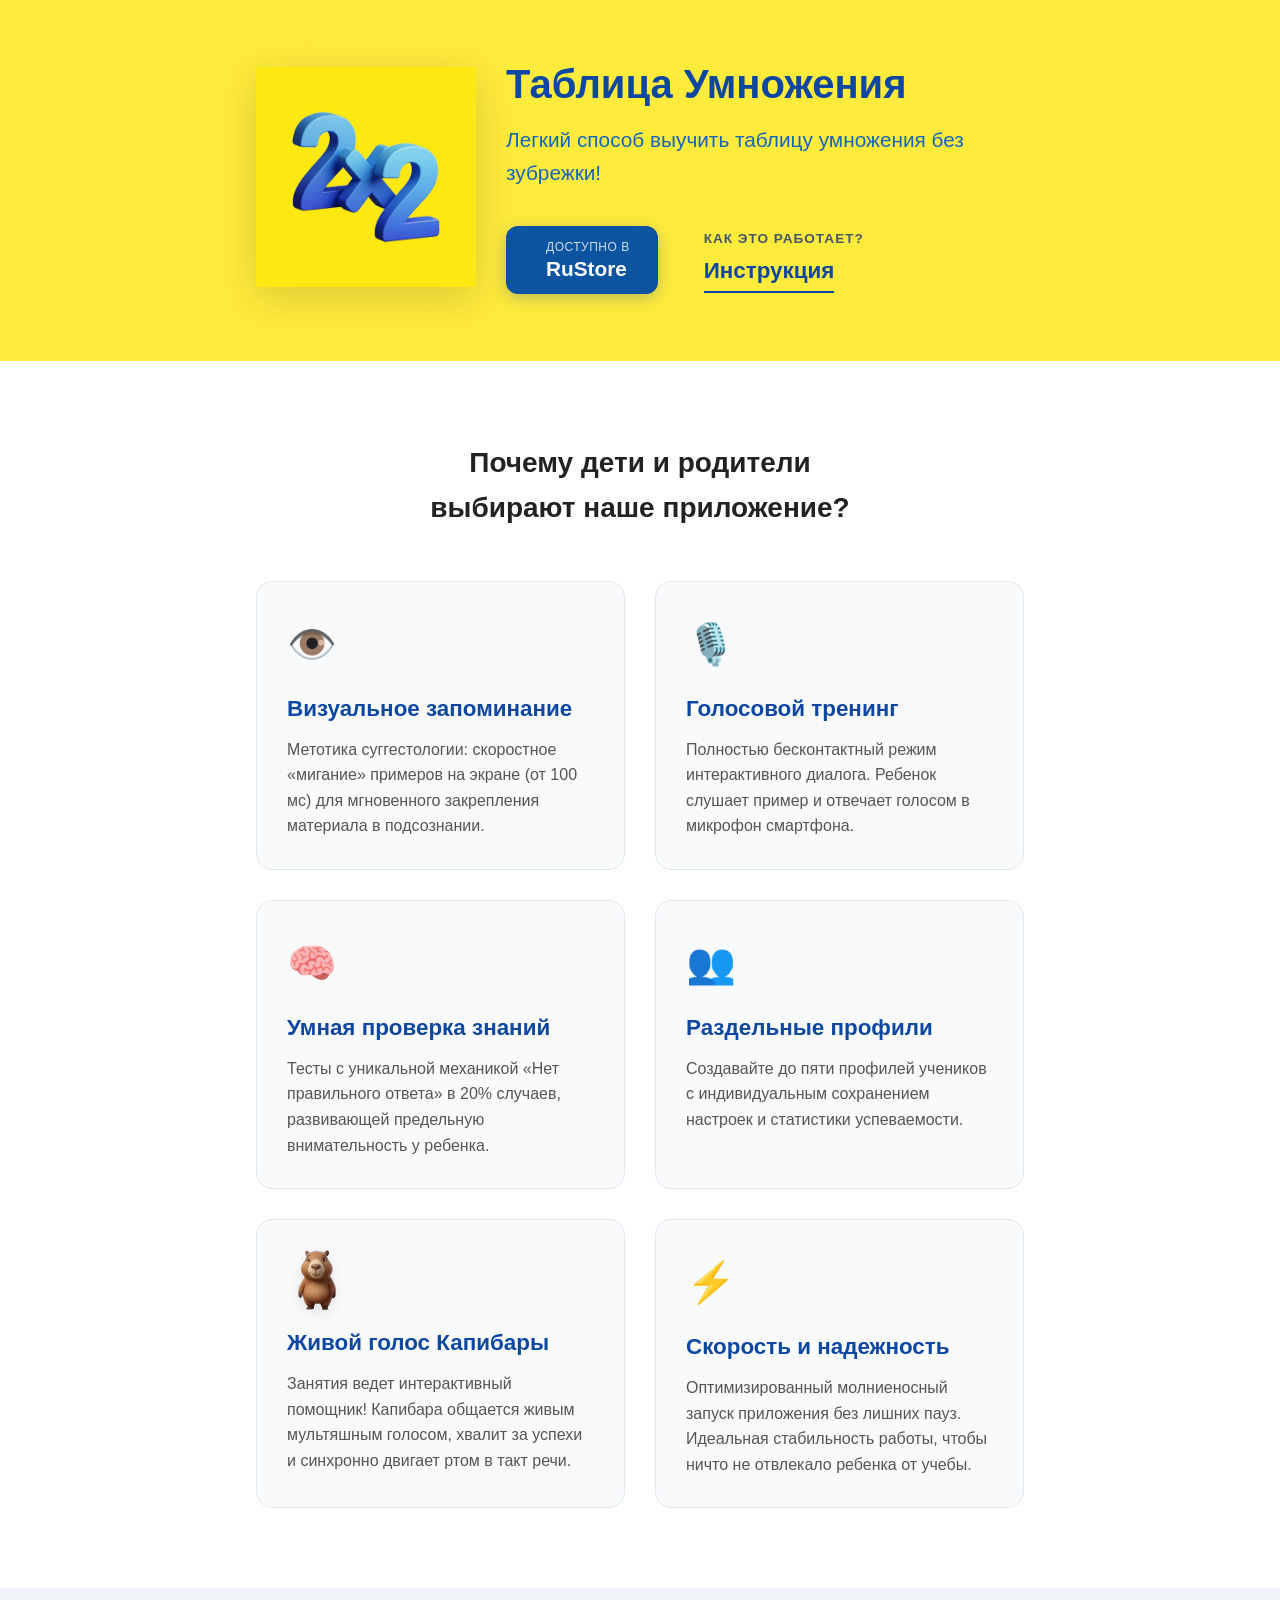
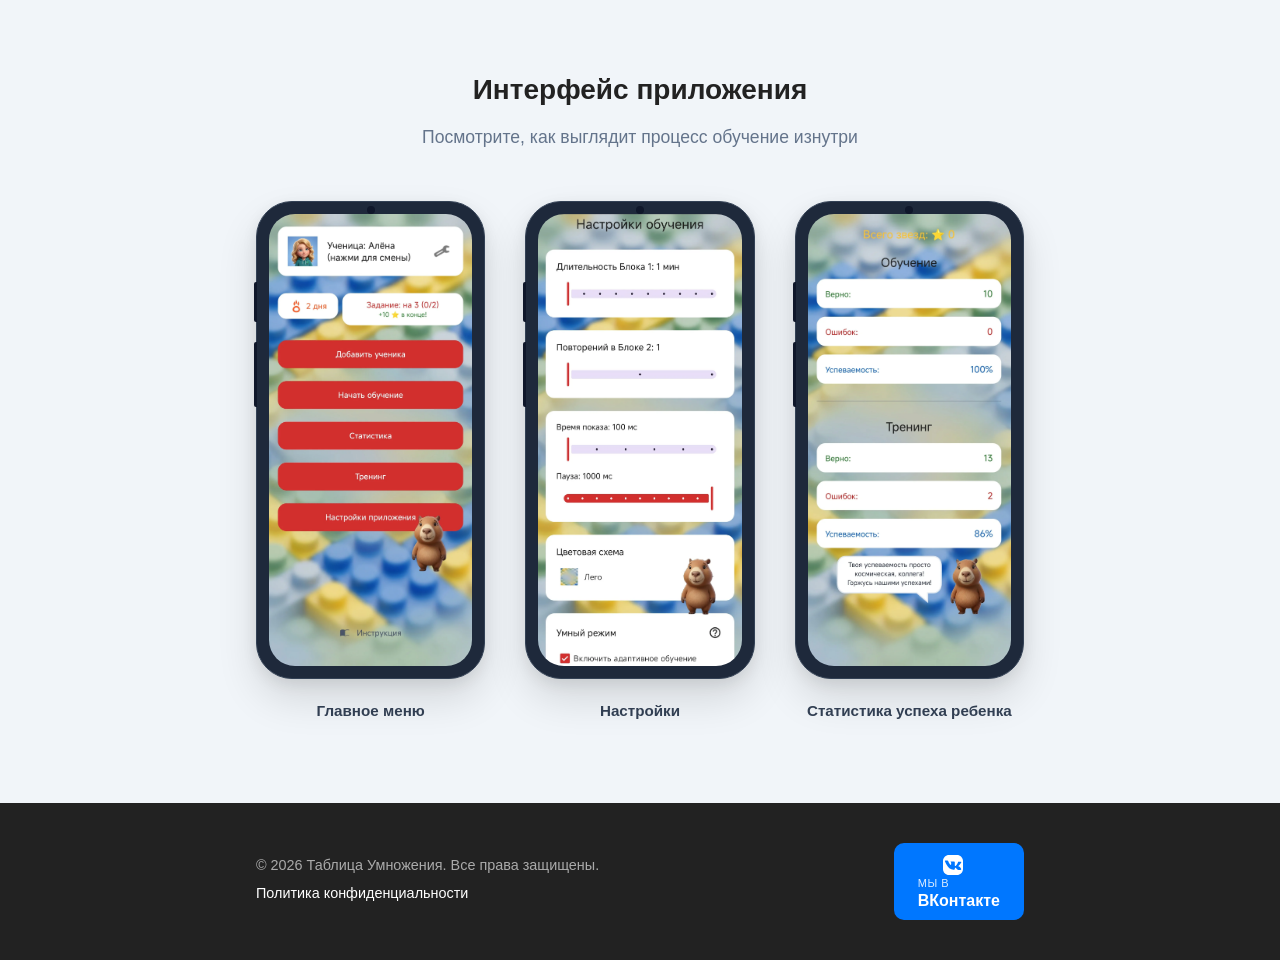
<file: index.html>
<!DOCTYPE html>
<html lang="ru">
<head>
 <meta charset="UTF-8">
 <meta name="viewport" content="width=device-width, initial-scale=1.0">
 <title>Таблица Умножения — Умный тренажер для детей</title>
 <link rel="stylesheet" href="style.css">
 <!-- Для всех современных браузеров (высокое качество) -->
  <link rel="icon" href="favicon.svg" type="image/svg+xml">
  
  <!-- Иконка для iPhone / iPad -->
<link rel="apple-touch-icon" href="/icons/apple-touch-icon.png">

<!-- Манифест для Android (иконки 192x192 и 512x512) -->
<link rel="manifest" href="/manifest.json">

<!-- Цвет верхней панели браузера (под цвет вашего приложения) -->
<meta name="theme-color" content="#ffffff">

  <!-- Запасной вариант для старых систем (максимальная совместимость) -->
  <link rel="alternate icon" href="favicon.ico" type="image/x-icon">
 <!-- Yandex.Metrika counter -->
 <script type="text/javascript">
 (function(m,e,t,r,i,k,a){
 m[i]=m[i]||function(){(m[i].a=m[i].a||[]).push(arguments)};
 m[i].l=1*new Date();
 for (var j = 0; j < document.scripts.length; j++) {if (document.scripts[j].src === r) { return; }}
 k=e.createElement(t),a=e.getElementsByTagName(t),k.async=1,k.src=r,a.parentNode.insertBefore(k,a)
 })(window, document,'script','https://yandex.ru', 'ym');
 ym(111049678, 'init', {ssr:true, webvisor:true, clickmap:true, ecommerce:"dataLayer", referrer:document.referrer, url: location.href, accurateTrackBounce:true, trackLinks:true});
 </script>
 <noscript><div><img src="https://yandex.ru" style="position:absolute; left:-9999px;" alt="" /></div></noscript>
 <!-- /Yandex.Metrika counter -->
</head>
<body>
 <!-- Шапка сайта (Hero section) -->
 <header class="hero">
 <div class="container hero-container">
 <div class="hero-image">
 <img src="images/logo.webp" alt="Логотип Таблица Умножения 2х2" class="app-logo">
 </div>
 <div class="hero-text">
 <h1>Таблица Умножения</h1>
 <p class="subtitle">Легкий способ выучить таблицу умножения без зубрежки!</p>
 <div class="hero-actions">
   <!-- Главная кнопка RuStore -->
   <a href="https://www.rustore.ru/catalog/app/ru.ibragimov.mathtableapp" target="_blank" class="btn-rustore" onclick="ym(111049678, 'reachGoal', 'rustore_click'); return true;">
     <span class="btn-icon"></span>
     <span class="btn-text">
       <small>Доступно в</small>
       <strong>RuStore</strong>
     </span>
   </a>
   <!-- Блок инструкции -->
   <a href="instruction.html" class="link-instruction" onclick="ym(111049678, 'reachGoal', 'instruction_click'); return true;">
     <small class="link-hint">КАК ЭТО РАБОТАЕТ?</small>
     <span class="link-title">Инструкция</span>
   </a>
 </div>
 </div>
 </div>
 </header>

 <!-- Раздел с преимуществами -->
 <section class="features">
 <div class="container">
 <h2>Почему дети и родители выбирают наше приложение?</h2>
 <div class="features-grid">
   <!-- Карточка 1 -->
   <div class="feature-card">
     <div class="feature-icon">👁️</div>
     <h3>Визуальное запоминание</h3>
     <p>Метотика суггестологии: скоростное «мигание» примеров на экране (от 100 мс) для мгновенного закрепления материала в подсознании.</p>
   </div>

   <!-- Карточка 2 -->
   <div class="feature-card">
     <div class="feature-icon">🎙️</div>
     <h3>Голосовой тренинг</h3>
     <p>Полностью бесконтактный режим интерактивного диалога. Ребенок слушает пример и отвечает голосом в микрофон смартфона.</p>
   </div>

   <!-- Карточка 3 -->
   <div class="feature-card">
     <div class="feature-icon">🧠</div>
     <h3>Умная проверка знаний</h3>
     <p>Тесты с уникальной механикой «Нет правильного ответа» в 20% случаев, развивающей предельную внимательность у ребенка.</p>
   </div>

   <!-- Карточка 4 -->
   <div class="feature-card">
     <div class="feature-icon">👥</div>
     <h3>Раздельные профили</h3>
     <p>Создавайте до пяти профилей учеников с индивидуальным сохранением настроек и статистики успеваемости.</p>
   </div>

   <!-- НОВЫЙ БЛОК 5: Капибара -->
   <div class="feature-card">
     <img src="images/capy_talk_01.webp" alt="Помощник Капибара" class="capybara-icon">
     <h3>Живой голос Капибары</h3>
     <p>Занятия ведет интерактивный помощник! Капибара общается живым мультяшным голосом, хвалит за успехи и синхронно двигает ртом в такт речи.</p>
   </div>

   <!-- НОВЫЙ БЛОК 6: Надежность -->
   <div class="feature-card">
     <div class="feature-icon">⚡</div>
     <h3>Скорость и надежность</h3>
     <p>Оптимизированный молниеносный запуск приложения без лишних пауз. Идеальная стабильность работы, чтобы ничто не отвлекало ребенка от учебы.</p>
   </div>
 </div>
 </div>
 </section>

 <!-- Раздел галереи с рамками Android -->
 <section class="gallery">
 <div class="container">
 <h2>Интерфейс приложения</h2>
 <p class="gallery-subtitle">Посмотрите, как выглядит процесс обучение изнутри</p>
 <div class="gallery-grid">
 <!-- Смартфон 1 -->
 <div class="gallery-item">
 <div class="phone-mockup">
 <div class="phone-camera"></div>
 <div class="phone-screen">
 <img src="images/screen1.webp" alt="Главный экран приложения">
 </div>
 </div>
 <p class="gallery-caption">Главное меню</p>
 </div>
 <!-- Смартфон 2 -->
 <div class="gallery-item">
 <div class="phone-mockup">
 <div class="phone-camera"></div>
 <div class="phone-screen">
 <img src="images/screen2.webp" alt="Игровой процесс обучения">
 </div>
 </div>
 <p class="gallery-caption">Настройки</p>
 </div>
 <!-- Смартфон 3 -->
 <div class="gallery-item">
 <div class="phone-mockup">
 <div class="phone-camera"></div>
 <div class="phone-screen">
 <img src="images/screen3.webp" alt="Экран наград и достижений">
 </div>
 </div>
 <p class="gallery-caption">Статистика успеха ребенка</p>
 </div>
 </div>
 </div>
 </section>

 <!-- Подвал сайта -->
 <footer class="footer">
 <div class="container footer-container">
 <div class="footer-info">
   <p>&copy; 2026 Таблица Умножения. Все права защищены.</p>
   <p><a href="privacy.html" onclick="ym(111049678, 'reachGoal', 'privacy_click'); return true;">Политика конфиденциальности</a></p>
 </div>
 <!-- Кнопка ВКонтакте -->
 <a href="https://vk.ru/club240503288" target="_blank" class="btn-vk">
   <span class="btn-vk-icon">
     <svg viewBox="0 0 24 24" width="24" height="24" fill="currentColor" xmlns="http://w3.org">
       <path d="M15.925 2H8.075C4.72 2 2 4.72 2 8.075v7.85C2 19.28 4.72 22 8.075 22h7.85C19.28 22 22 19.28 22 15.925V8.075C22 4.72 19.28 2 15.925 2ZM17.74 13.06c.45.43.93.83 1.34 1.3.4.45.77.93 1.05 1.47.26.5-.04 1.1-.6 1.11h-2.12c-.52 0-.96-.18-1.32-.57-.33-.36-.63-.76-.94-1.14-.15-.19-.3-.38-.5-.5-.28-.17-.5-.09-.64.19-.15.31-.22.65-.24 1-.03.43-.3.8-.75.87-.93.14-1.83-.02-2.7-.42-1.46-.66-2.58-1.74-3.53-2.99a19.78 19.78 0 0 1-2.9-5.1c-.13-.37.03-.66.42-.67h2.13c.35 0 .6.17.72.5.42 1.13.98 2.18 1.7 3.12.18.23.38.45.62.6.24.16.44.07.54-.2.13-.34.19-.7.21-1.07.03-.68-.14-1.28-.62-1.76-.23-.23-.19-.34.12-.34h3.33c.38 0 .66.21.73.6v3.2c-.03.35.12.68.45.8.27.1.48-.05.65-.24a13.3 13.3 0 0 0 1.55-2.27c.23-.44.4-.9.52-1.38.07-.3.26-.46.57-.46h2.15c.67 0 .82.35.53.9-.3.57-.7 1.1-1.12 1.6-.46.54-.95 1.05-1.46 1.55-.42.42-.43.68-.02 1.12Z"/>
     </svg>
   </span>
   <span class="btn-text">
     <small>Мы в</small>
     <strong>ВКонтакте</strong>
   </span>
 </a>
 </div>
 </footer>
</body>
</html>
</file>
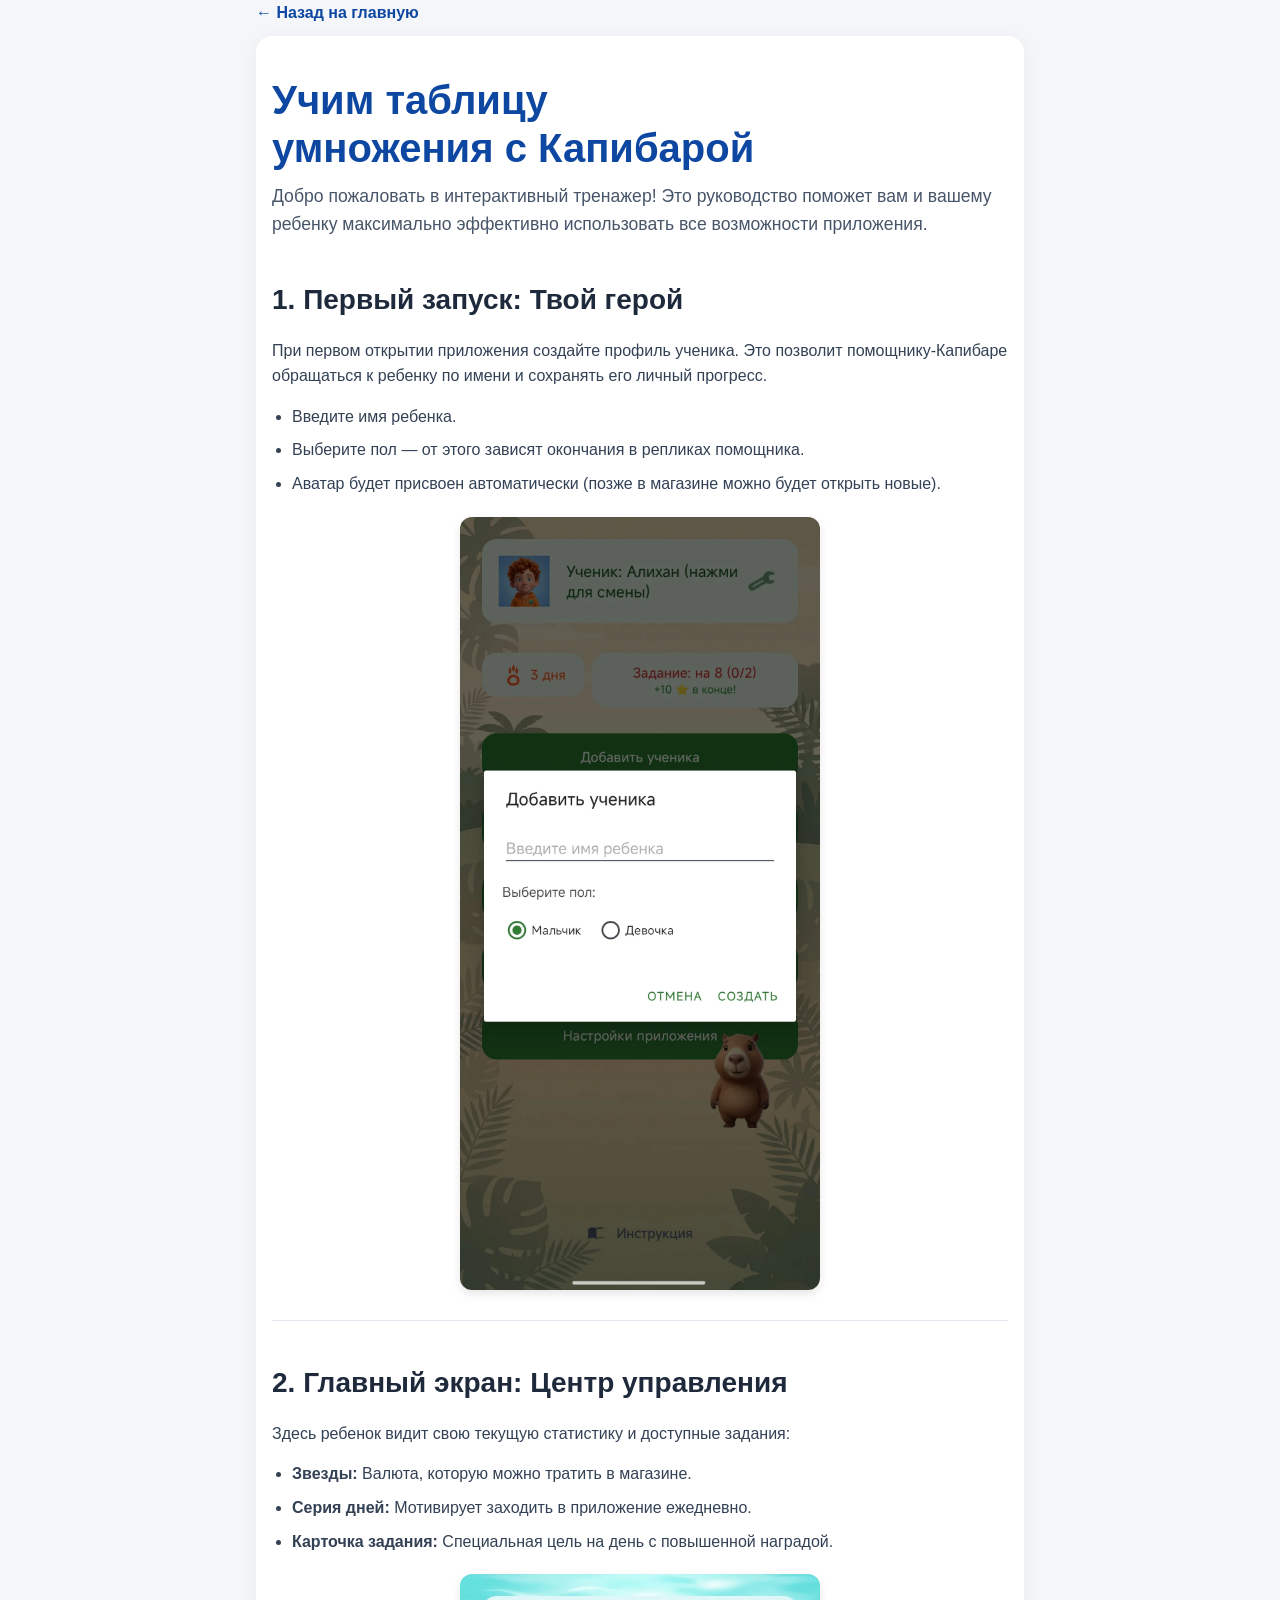
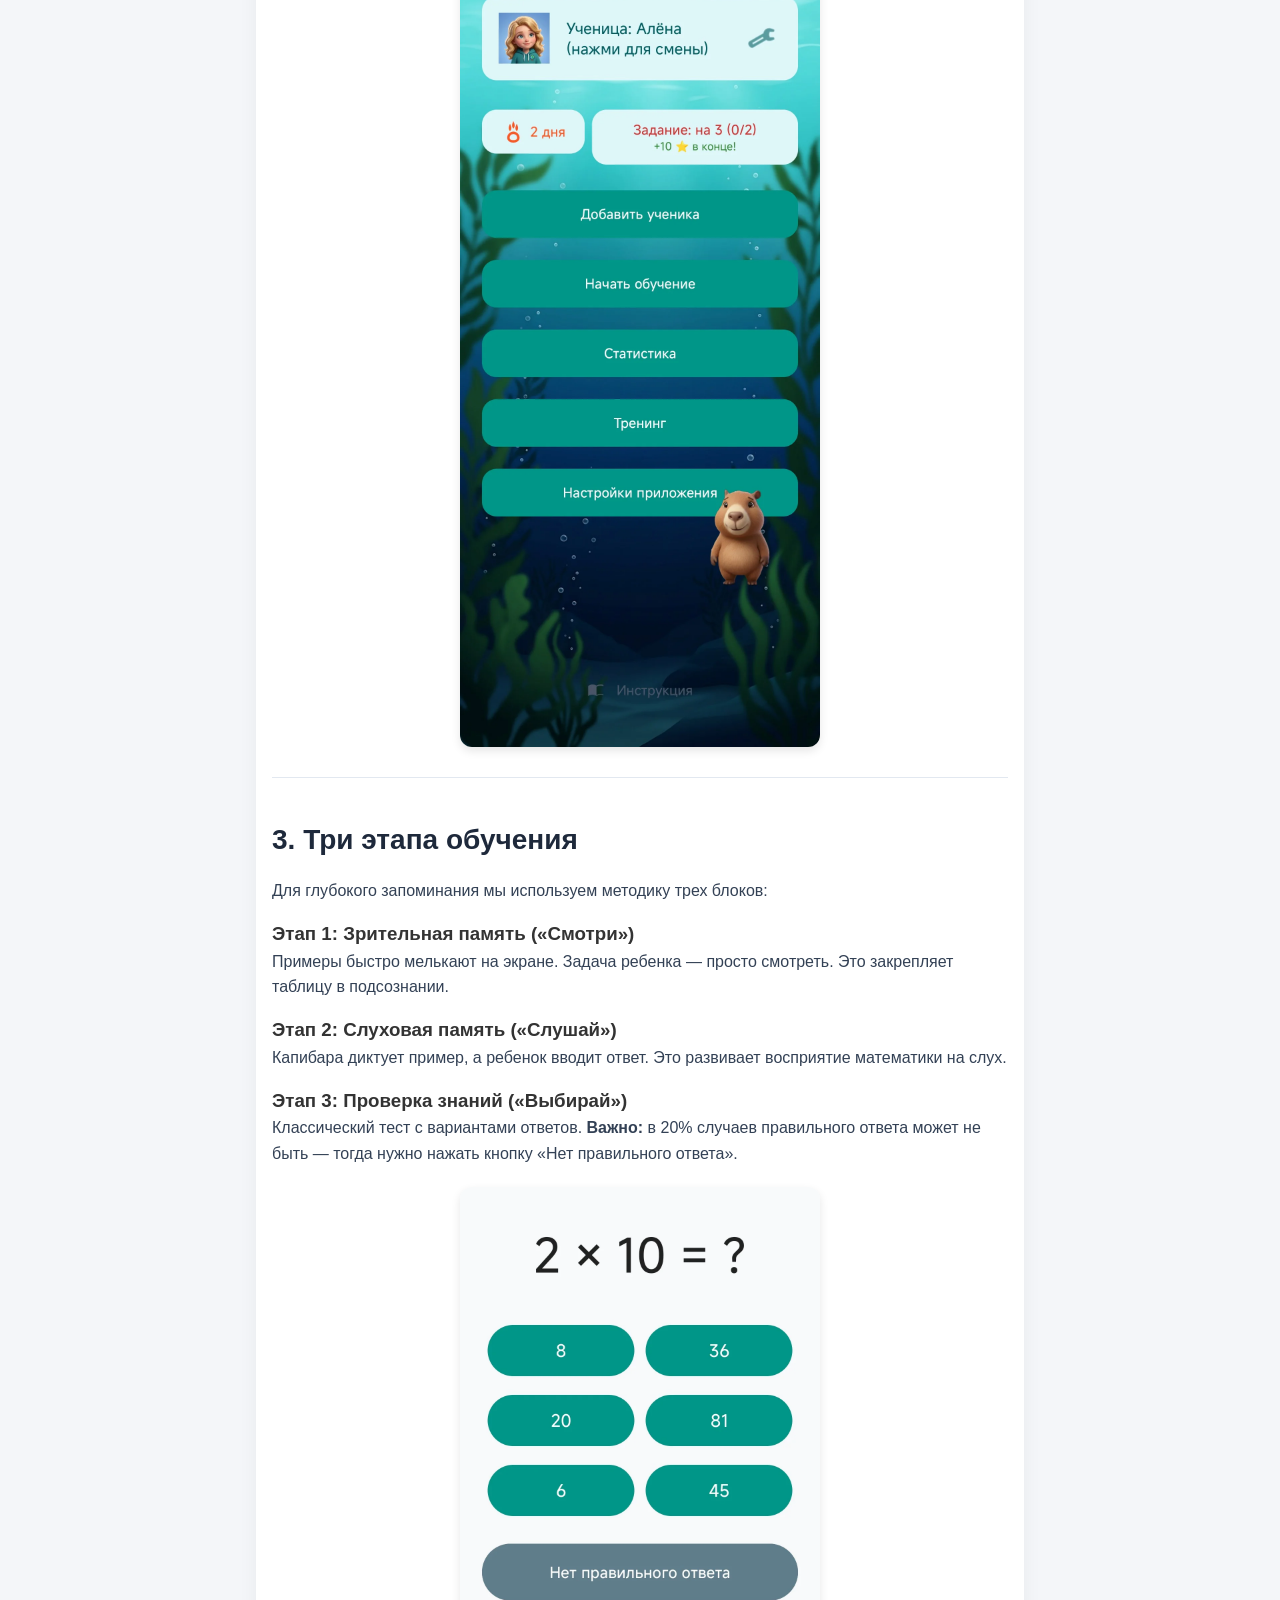
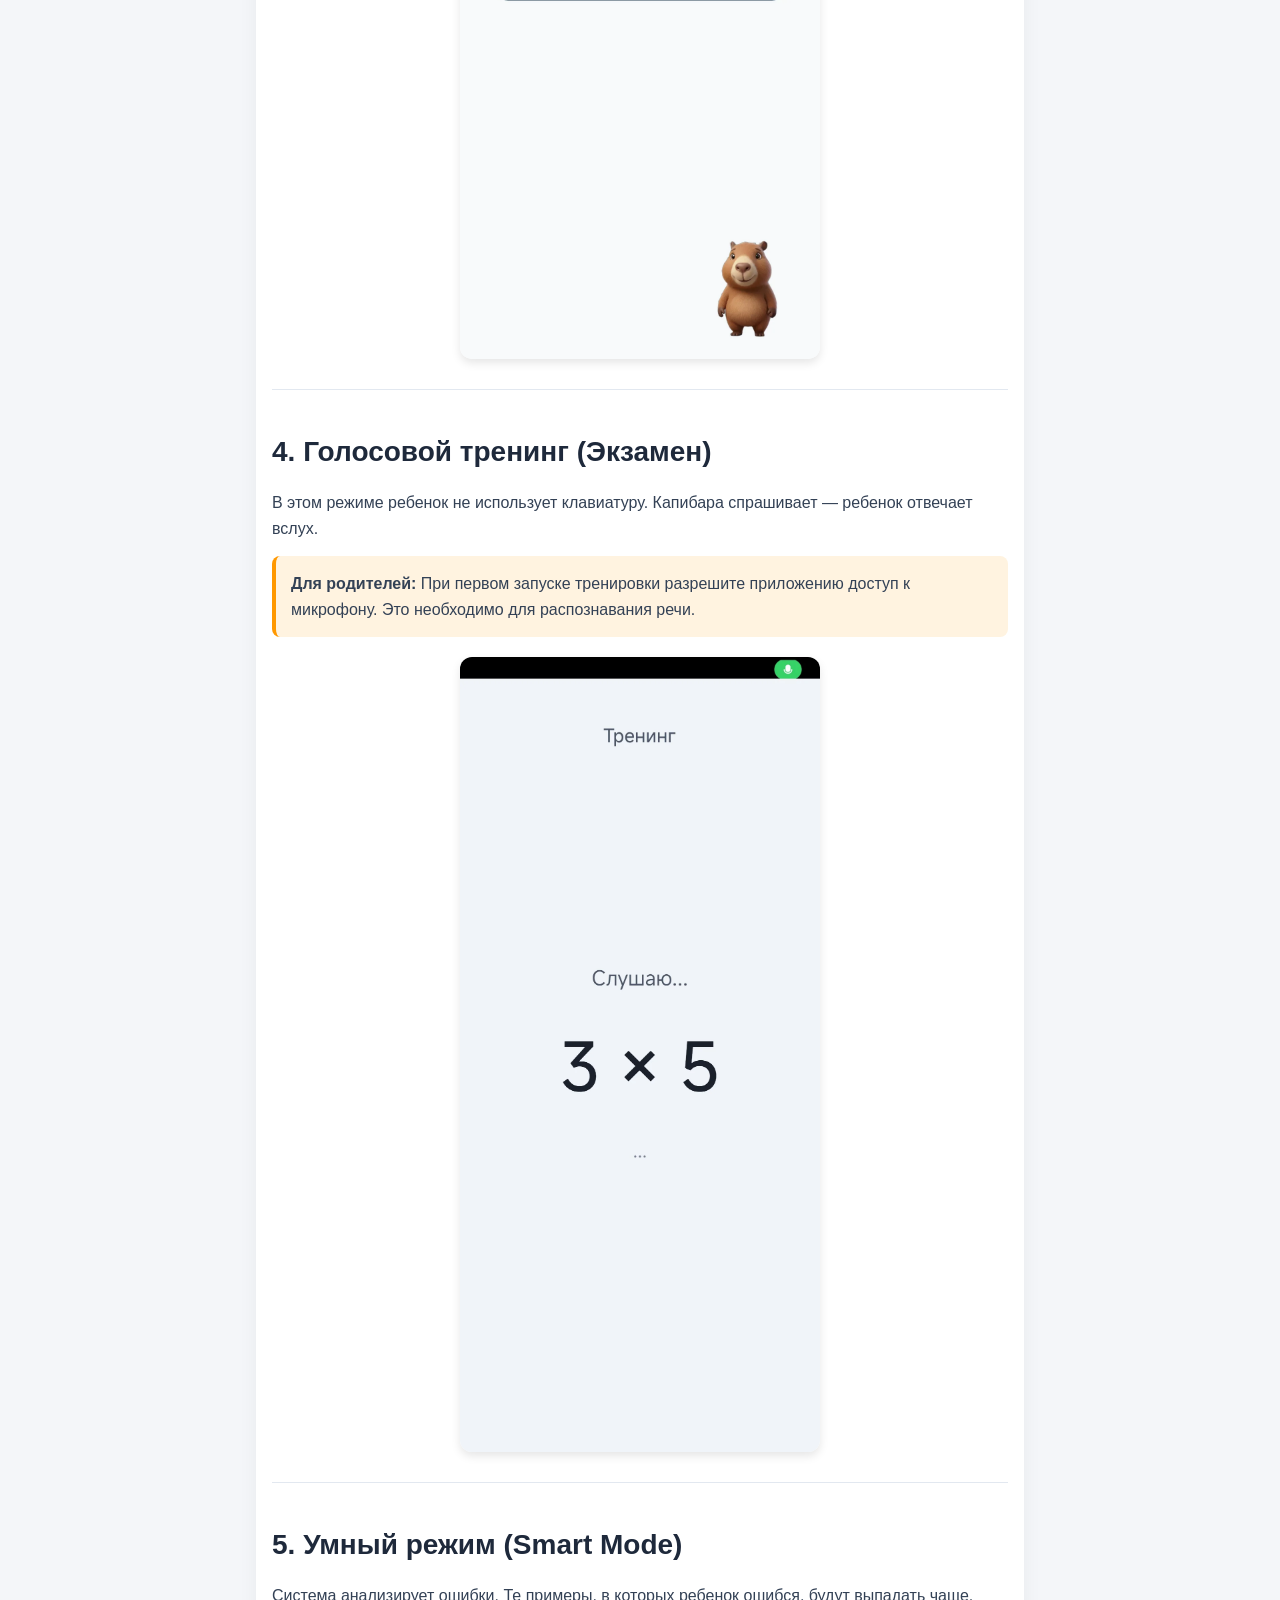
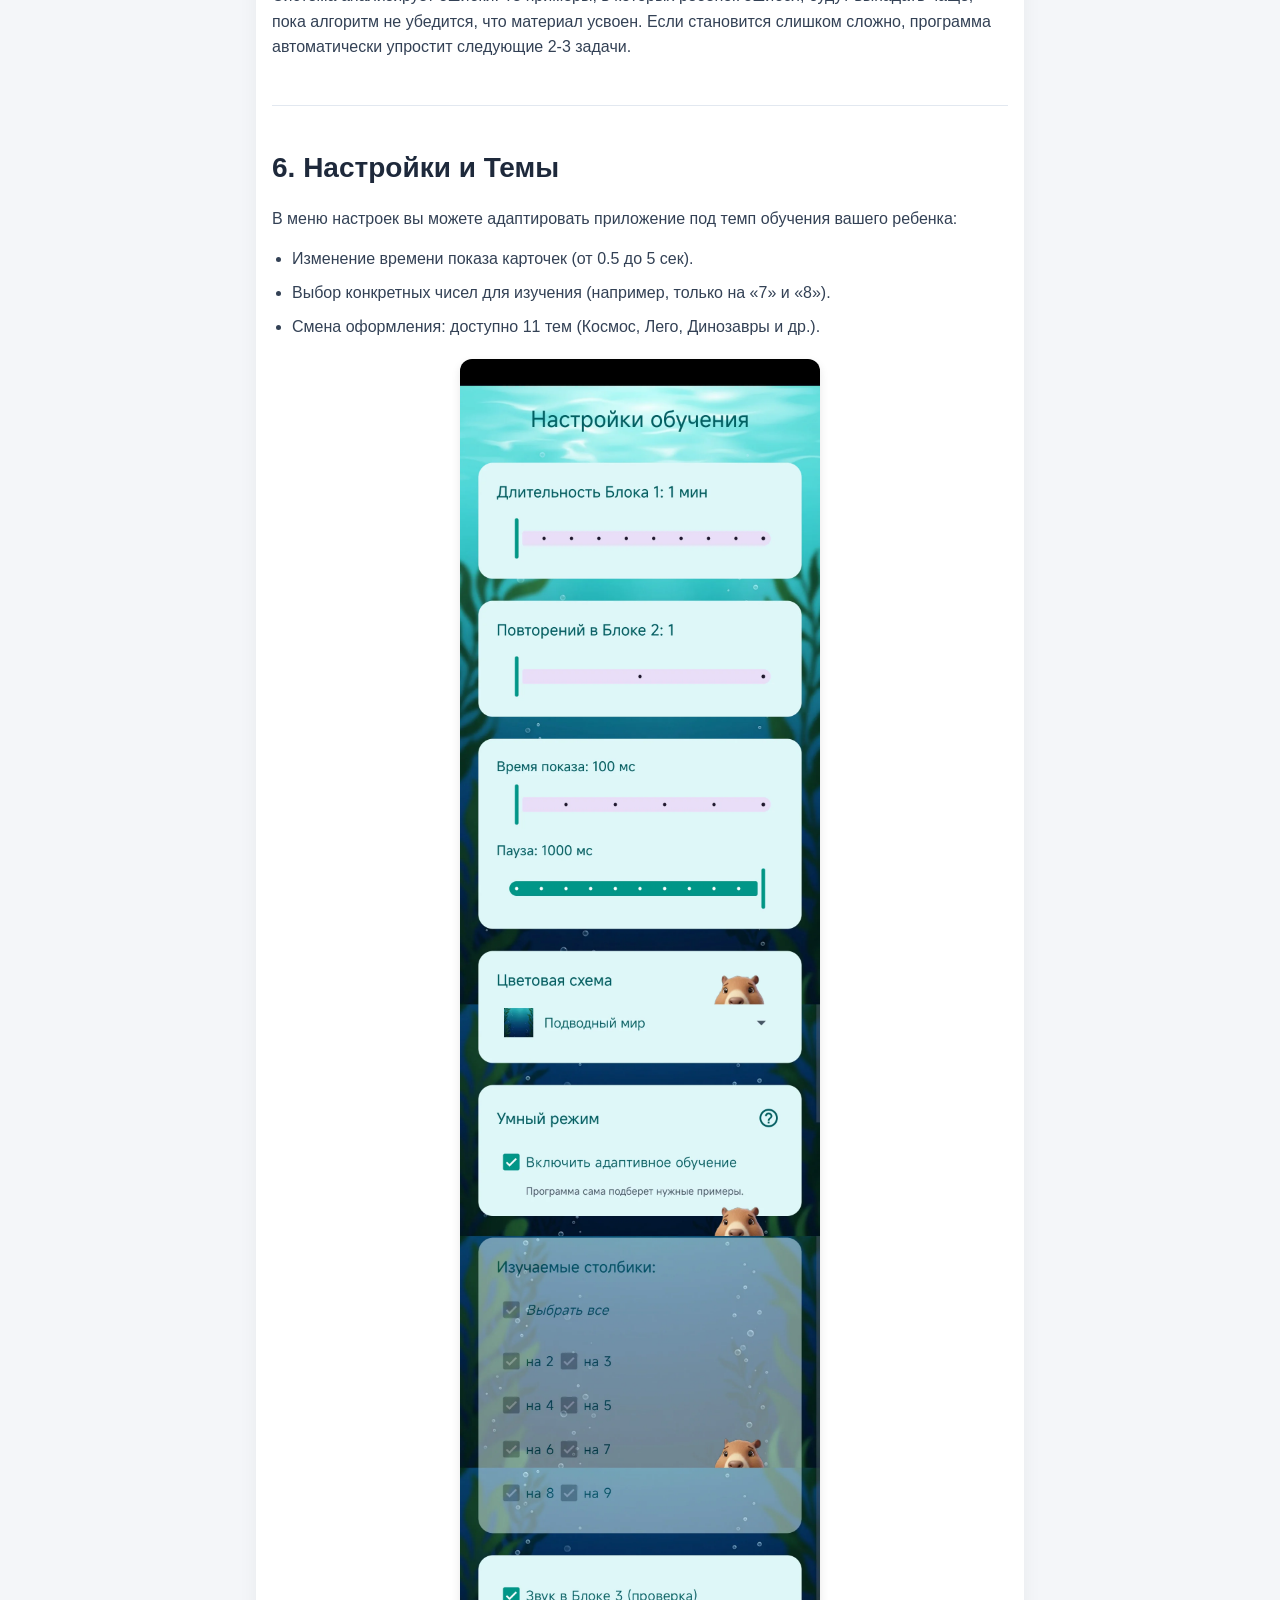
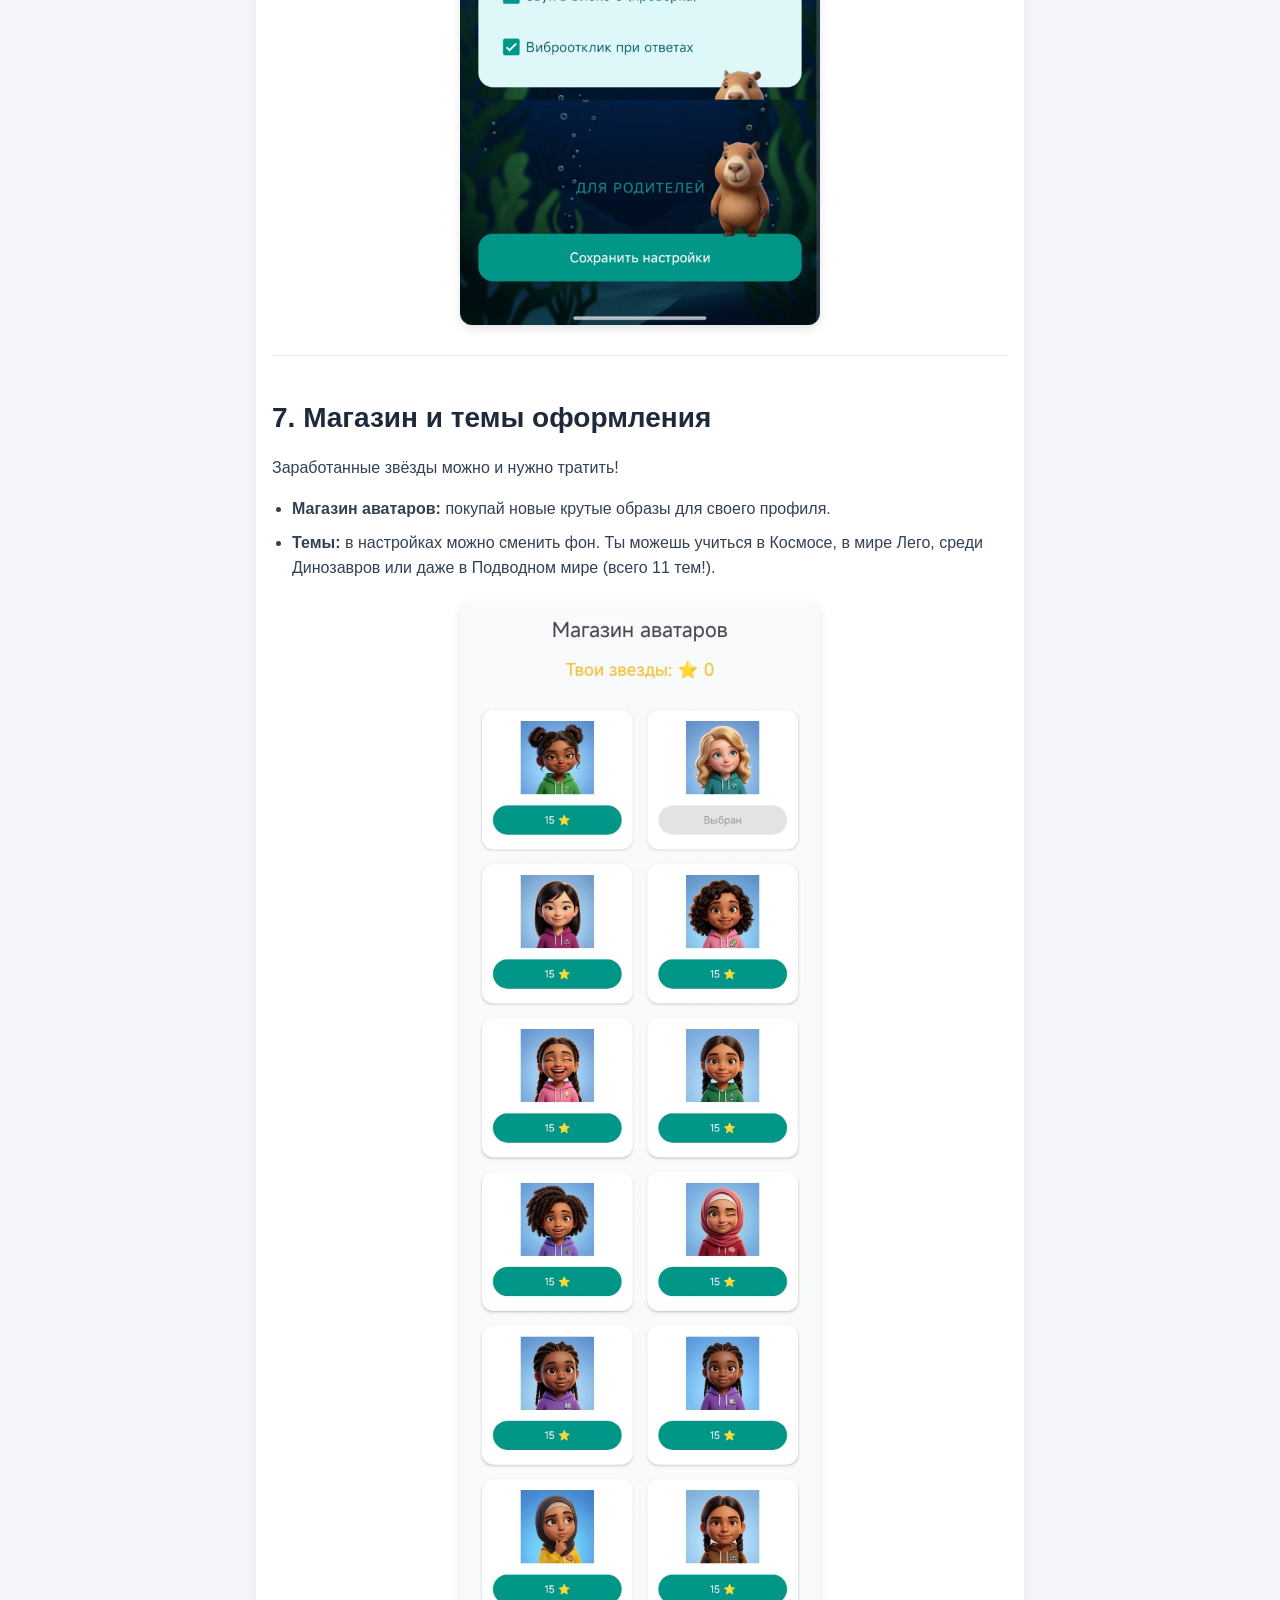
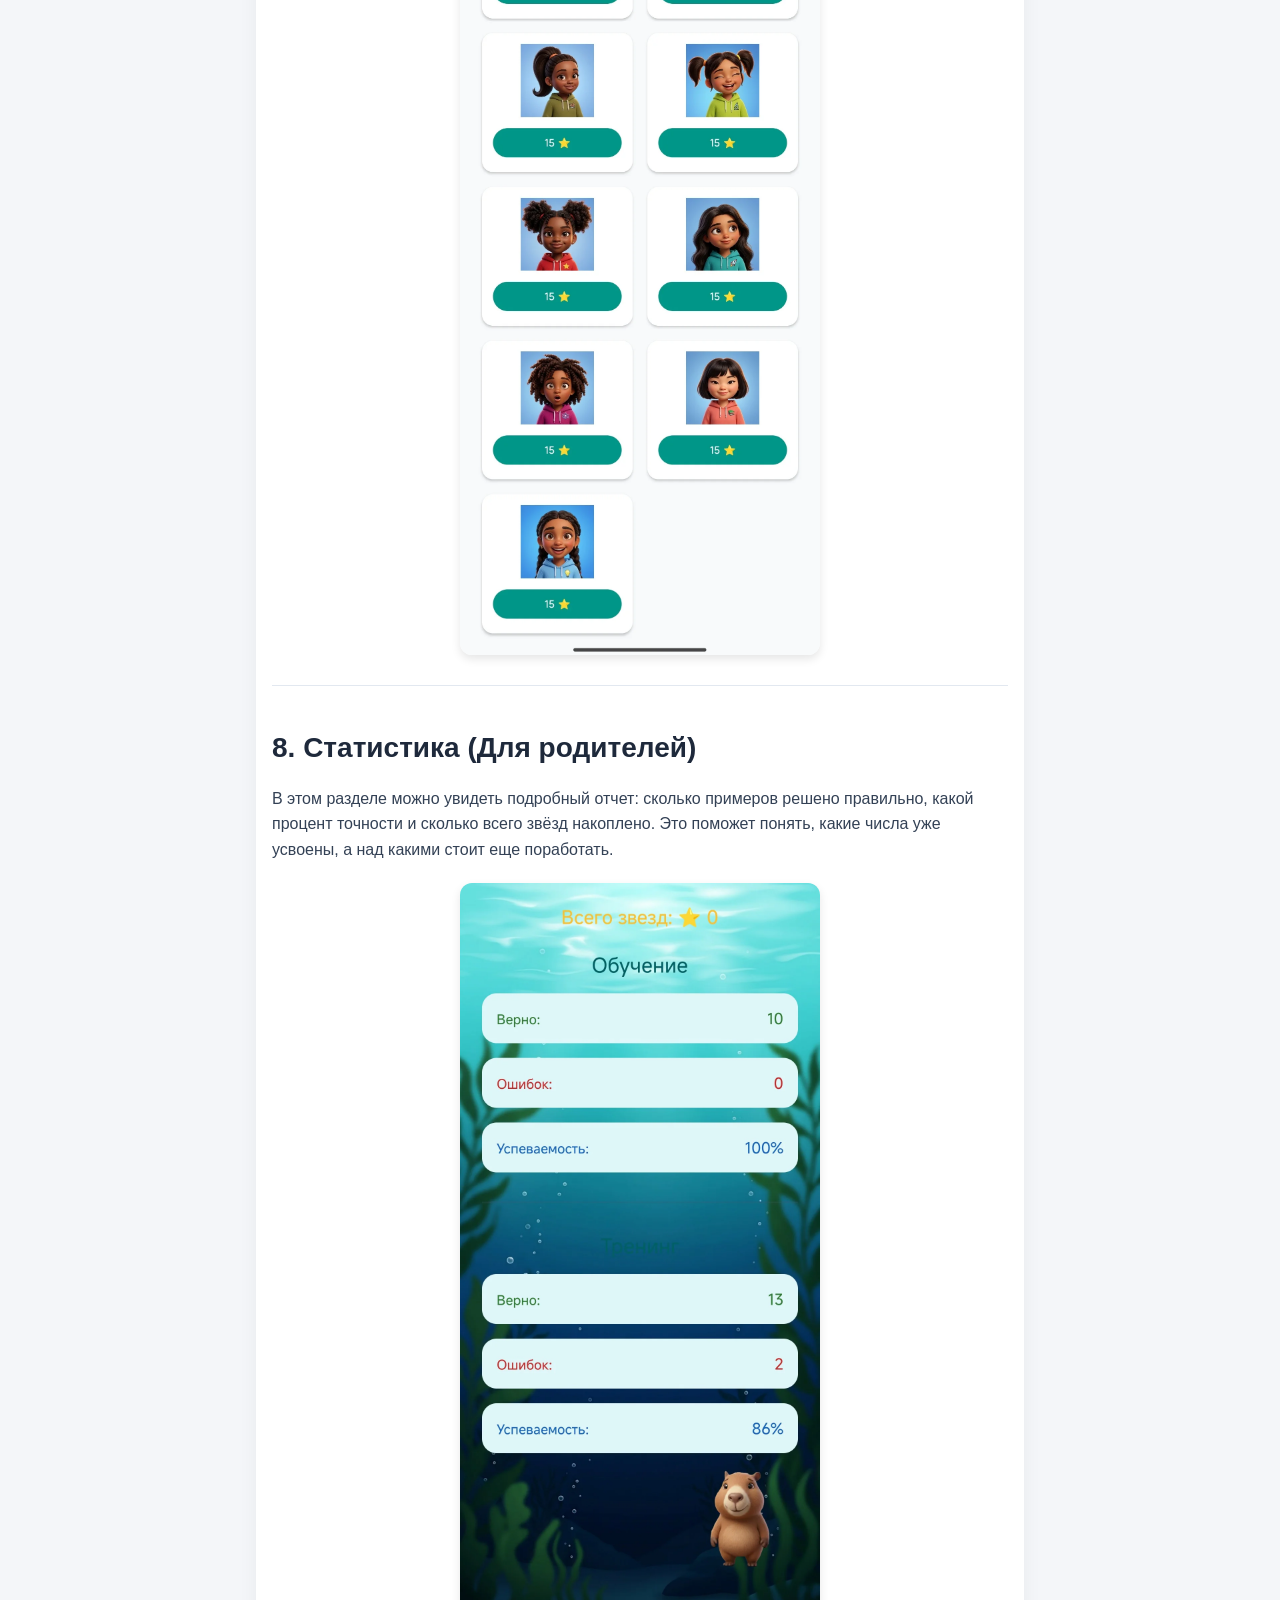
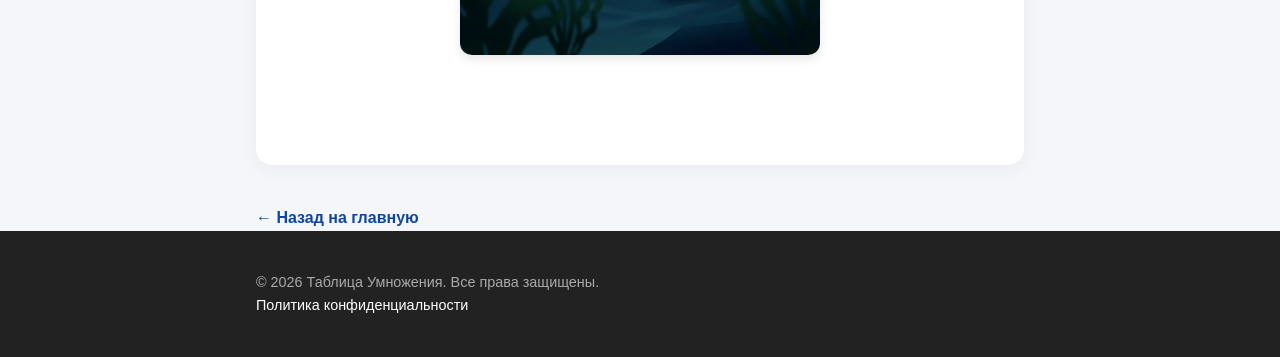
<file: instruction.html>
<!DOCTYPE html>
<html lang="ru">
<head>
    <meta charset="UTF-8">
    <meta name="viewport" content="width=device-width, initial-scale=1.0">
    <title>Инструкция пользователя — Таблица Умножения</title>
    <link rel="stylesheet" href="style.css">
    
    <!-- Yandex.Metrika counter -->
    <script type="text/javascript">
    (function(m,e,t,r,i,k,a){
    m[i]=m[i]||function(){(m[i].a=m[i].a||[]).push(arguments)};
    m[i].l=1*new Date();
    for (var j = 0; j < document.scripts.length; j++) {if (document.scripts[j].src === r) { return; }}
    k=e.createElement(t),a=e.getElementsByTagName(t),k.async=1,k.src=r,a.parentNode.insertBefore(k,a)
    })(window, document,'script','https://yandex.ru', 'ym');
    ym(111049678, 'init', {ssr:true, webvisor:true, clickmap:true, ecommerce:"dataLayer", referrer:document.referrer, url: location.href, accurateTrackBounce:true, trackLinks:true});
    </script>
</head>
<body class="instruction-page">
    <div class="container page-content">
        <a href="index.html" class="btn-back">← Назад на главную</a>
        
        <main class="instruction-main">
            <h1>Учим таблицу умножения с Капибарой</h1>
            <p class="instruction-lead">Добро пожаловать в интерактивный тренажер! Это руководство поможет вам и вашему ребенку максимально эффективно использовать все возможности приложения.</p>
            
            <section class="ins-section">
                <h2>1. Первый запуск: Твой герой</h2>
                <p>При первом открытии приложения создайте профиль ученика. Это позволит помощнику-Капибаре обращаться к ребенку по имени и сохранять его личный прогресс.</p>
                <ul>
                    <li>Введите имя ребенка.</li>
                    <li>Выберите пол — от этого зависят окончания в репликах помощника.</li>
                    <li>Аватар будет присвоен автоматически (позже в магазине можно будет открыть новые).</li>
                </ul>
                <img src="images/screenshots/01-profile-selection.webp" alt="Создание профиля ученика" loading="lazy">
            </section>
            
            <section class="ins-section">
                <h2>2. Главный экран: Центр управления</h2>
                <p>Здесь ребенок видит свою текущую статистику и доступные задания:</p>
                <ul>
                    <li><strong>Звезды:</strong> Валюта, которую можно тратить в магазине.</li>
                    <li><strong>Серия дней:</strong> Мотивирует заходить в приложение ежедневно.</li>
                    <li><strong>Карточка задания:</strong> Специальная цель на день с повышенной наградой.</li>
                </ul>
                <img src="images/screenshots/02-main-screen.webp" alt="Главный экран приложения" loading="lazy">
            </section>
            
            <section class="ins-section">
                <h2>3. Три этапа обучения</h2>
                <p>Для глубокого запоминания мы используем методику трех блоков:</p>
                <h3>Этап 1: Зрительная память («Смотри»)</h3>
                <p>Примеры быстро мелькают на экране. Задача ребенка — просто смотреть. Это закрепляет таблицу в подсознании.</p>
                
                <h3>Этап 2: Слуховая память («Слушай»)</h3>
                <p>Капибара диктует пример, а ребенок вводит ответ. Это развивает восприятие математики на слух.</p>
                
                <h3>Этап 3: Проверка знаний («Выбирай»)</h3>
                <p>Классический тест с вариантами ответов. <strong>Важно:</strong> в 20% случаев правильного ответа может не быть — тогда нужно нажать кнопку «Нет правильного ответа».</p>
                <img src="images/screenshots/04-learning-quiz.webp" alt="Блок проверки знаний" loading="lazy">
            </section>
            
            <section class="ins-section">
                <h2>4. Голосовой тренинг (Экзамен)</h2>
                <p>В этом режиме ребенок не использует клавиатуру. Капибара спрашивает — ребенок отвечает вслух.</p>
                <p style="background: #fff3e0; padding: 15px; border-radius: 8px; border-left: 4px solid #ff9800;"><strong>Для родителей:</strong> При первом запуске тренировки разрешите приложению доступ к микрофону. Это необходимо для распознавания речи.</p>
                <img src="images/screenshots/05-voice-training.webp" alt="Режим тренировки голосом" loading="lazy">
            </section>
            
            <section class="ins-section">
                <h2>5. Умный режим (Smart Mode)</h2>
                <p>Система анализирует ошибки. Те примеры, в которых ребенок ошибся, будут выпадать чаще, пока алгоритм не убедится, что материал усвоен. Если становится слишком сложно, программа автоматически упростит следующие 2-3 задачи.</p>
            </section>
            
            <section class="ins-section">
                <h2>6. Настройки и Темы</h2>
                <p>В меню настроек вы можете адаптировать приложение под темп обучения вашего ребенка:</p>
                <ul>
                    <li>Изменение времени показа карточек (от 0.5 до 5 сек).</li>
                    <li>Выбор конкретных чисел для изучения (например, только на «7» и «8»).</li>
                    <li>Смена оформления: доступно 11 тем (Космос, Лего, Динозавры и др.).</li>
                </ul>
                <img src="images/screenshots/07-settings.webp" alt="Настройки тем и сложности" loading="lazy">
            </section>
            
            <section class="ins-section" id="customization">
                <h2>7. Магазин и темы оформления</h2>
                <p>Заработанные звёзды можно и нужно тратить!</p>
                <ul>
                    <li><strong>Магазин аватаров:</strong> покупай новые крутые образы для своего профиля.</li>
                    <li><strong>Темы:</strong> в настройках можно сменить фон. Ты можешь учиться в Космосе, в мире Лего, среди Динозавров или даже в Подводном мире (всего 11 тем!).</li>
                </ul>
                <img src="images/screenshots/08-avatar-shop.webp" alt="Магазин аватаров" loading="lazy">
            </section>
			
			<section class="ins-section" id="statistics">
                <h2>8. Статистика (Для родителей)</h2>
                <p>В этом разделе можно увидеть подробный отчет: сколько примеров решено правильно, какой процент точности и сколько всего звёзд накоплено. Это поможет понять, какие числа уже усвоены, а над какими стоит еще поработать.</p>
                <img src="images/screenshots/06-statistics.webp" alt="Статистика успеваемости" loading="lazy">
            </section>

        </main>
        
        <a href="index.html" class="btn-back" style="margin-top: 40px; margin-bottom: 0;">← Назад на главную</a>
    </div>
    
    <footer class="footer">
        <div class="container">
            <p>&copy; 2026 Таблица Умножения. Все права защищены.</p>
            <p><a href="privacy.html" onclick="ym(111049678, 'reachGoal', 'privacy_click'); return true;">Политика конфиденциальности</a></p>
        </div>
    </footer>
</body>
</html>
</file>
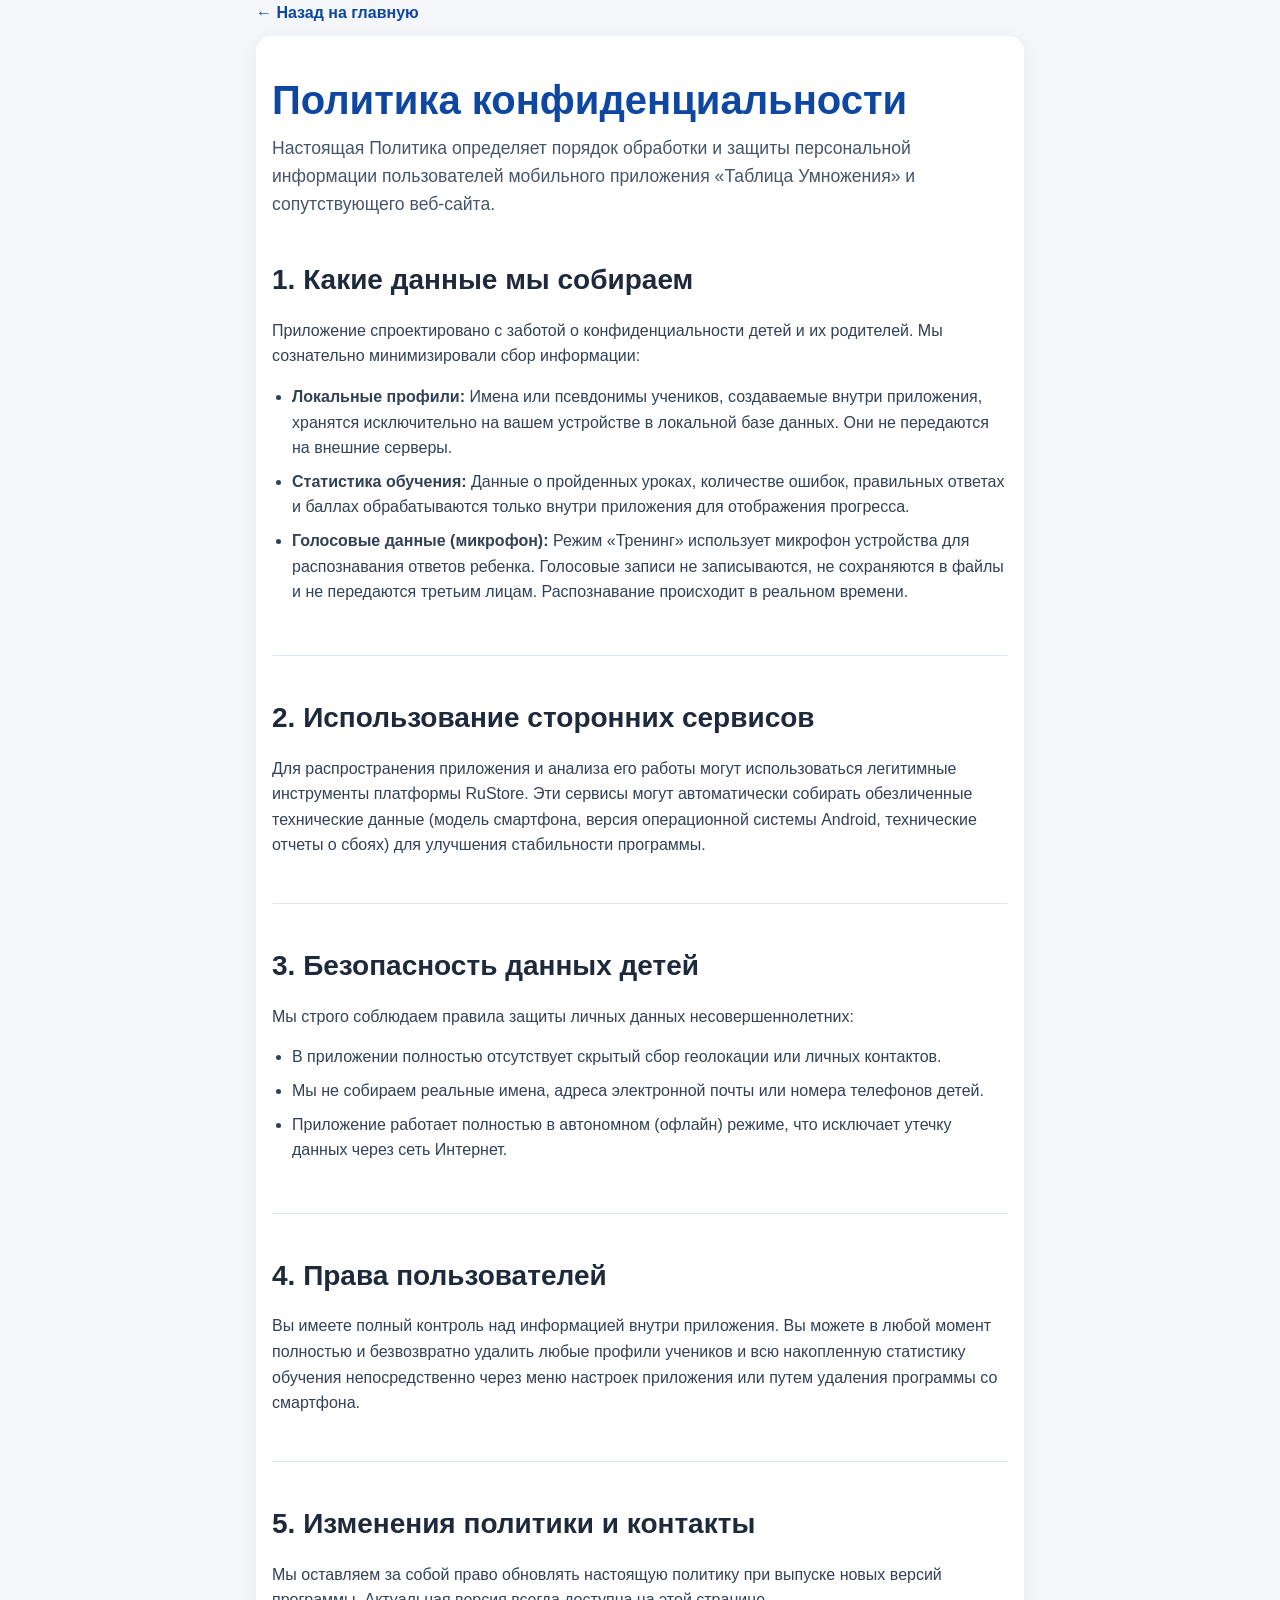
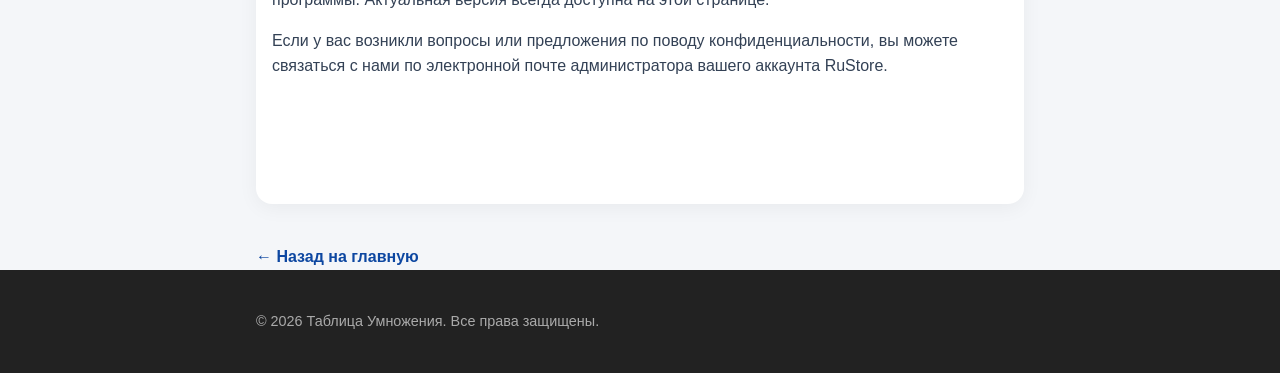
<file: privacy.html>
<!DOCTYPE html>
<html lang="ru">
<head>
    <meta charset="UTF-8">
    <meta name="viewport" content="width=device-width, initial-scale=1.0">
    <title>Политика конфиденциальности — Таблица Умножения</title>
    <link rel="stylesheet" href="style.css">
</head>
<body class="instruction-page">

    <div class="container page-content">
        <a href="index.html" class="btn-back">← Назад на главную</a>

        <main class="instruction-main">
            <h1>Политика конфиденциальности</h1>
            <p class="instruction-lead">Настоящая Политика определяет порядок обработки и защиты персональной информации пользователей мобильного приложения «Таблица Умножения» и сопутствующего веб-сайта.</p>

            <section class="ins-section">
                <h2>1. Какие данные мы собираем</h2>
                <p>Приложение спроектировано с заботой о конфиденциальности детей и их родителей. Мы сознательно минимизировали сбор информации:</p>
                <ul>
                    <li><strong>Локальные профили:</strong> Имена или псевдонимы учеников, создаваемые внутри приложения, хранятся исключительно на вашем устройстве в локальной базе данных. Они не передаются на внешние серверы.</li>
                    <li><strong>Статистика обучения:</strong> Данные о пройденных уроках, количестве ошибок, правильных ответах и баллах обрабатываются только внутри приложения для отображения прогресса.</li>
                    <li><strong>Голосовые данные (микрофон):</strong> Режим «Тренинг» использует микрофон устройства для распознавания ответов ребенка. Голосовые записи не записываются, не сохраняются в файлы и не передаются третьим лицам. Распознавание происходит в реальном времени.</li>
                </ul>
            </section>

            <section class="ins-section">
                <h2>2. Использование сторонних сервисов</h2>
                <p>Для распространения приложения и анализа его работы могут использоваться легитимные инструменты платформы RuStore. Эти сервисы могут автоматически собирать обезличенные технические данные (модель смартфона, версия операционной системы Android, технические отчеты о сбоях) для улучшения стабильности программы.</p>
            </section>

            <section class="ins-section">
                <h2>3. Безопасность данных детей</h2>
                <p>Мы строго соблюдаем правила защиты личных данных несовершеннолетних:</p>
                <ul>
                    <li>В приложении полностью отсутствует скрытый сбор геолокации или личных контактов.</li>
                    <li>Мы не собираем реальные имена, адреса электронной почты или номера телефонов детей.</li>
                    <li>Приложение работает полностью в автономном (офлайн) режиме, что исключает утечку данных через сеть Интернет.</li>
                </ul>
            </section>

            <section class="ins-section">
                <h2>4. Права пользователей</h2>
                <p>Вы имеете полный контроль над информацией внутри приложения. Вы можете в любой момент полностью и безвозвратно удалить любые профили учеников и всю накопленную статистику обучения непосредственно через меню настроек приложения или путем удаления программы со смартфона.</p>
            </section>

            <section class="ins-section">
                <h2>5. Изменения политики и контакты</h2>
                <p>Мы оставляем за собой право обновлять настоящую политику при выпуске новых версий программы. Актуальная версия всегда доступна на этой странице.</p>
                <p>Если у вас возникли вопросы или предложения по поводу конфиденциальности, вы можете связаться с нами по электронной почте администратора вашего аккаунта RuStore.</p>
            </section>
        </main>

        <a href="index.html" class="btn-back" style="margin-top: 40px; margin-bottom: 0;">← Назад на главную</a>
    </div>

    <footer class="footer">
        <div class="container">
            <p>&copy; 2026 Таблица Умножения. Все права защищены.</p>
        </div>
    </footer>

</body>
</html>
</file>
<file: style.css>
/* Общие стили и сброс параметров */
* {
 margin: 0;
 padding: 0;
 box-sizing: border-box;
}
body {
 font-family: 'Segoe UI', Tahoma, Geneva, Verdana, sans-serif;
 background-color: #f9f9f9;
 color: #333;
 line-height: 1.6;
}
.container {
 width: 100%;
 max-width: 1100px;
 margin: 0 auto;
 padding: 0 20px;
}

/* Секция Hero (Главный баннер) */
.hero {
 background-color: #FFEB3B; /* Фирменный желтый цвет приложения */
 padding: 60px 0;
 text-align: center;
}
.hero-container {
 display: flex;
 flex-direction: column;
 align-items: center;
 gap: 30px;
}
@media (min-width: 768px) {
 .hero-container {
 flex-direction: row;
 text-align: left;
 justify-content: space-around;
 }
}
.app-logo {
 width: 220px;
 height: 220px;
 object-fit: contain;
 filter: drop-shadow(0 10px 20px rgba(0,0,0,0.15));
}
.hero-text h1 {
 font-size: 2.8rem;
 color: #0D47A1; /* Контрастный глубокий синий */
 margin-bottom: 15px;
 font-weight: 800;
}
.hero-text .subtitle {
 font-size: 1.3rem;
 color: #1565C0;
 margin-bottom: 30px;
 max-width: 600px;
}

/* Контейнер для кнопки и ссылки в шапке */
.hero-actions {
 display: flex;
 flex-direction: column; /* На смартфонах элементы стоят друг под другом */
 align-items: center;    /* Центрируются на мобильных экранах */
 gap: 20px;
 margin-top: 25px;
}
@media (min-width: 768px) {
 .hero-actions {
 flex-direction: row;     /* На компьютерах выстраиваются в один ряд */
 align-items: center;     /* Выравниваются по одной горизонтальной линии */
 justify-content: flex-start;
 }
}

/* Кнопка RuStore */
.btn-rustore {
 display: inline-flex;
 align-items: center;
 background-color: #0C54A0; /* Синий цвет бренда RuStore */
 color: #ffffff;
 text-decoration: none;
 padding: 12px 28px;
 border-radius: 12px;
 box-shadow: 0 4px 15px rgba(12, 84, 160, 0.3);
 transition: transform 0.2s, background-color 0.2s;
}
.btn-rustore:hover {
 background-color: #0A4380;
 transform: translateY(-2px);
}
.btn-icon {
 font-size: 2rem;
 margin-right: 12px;
}
.btn-text {
 display: flex;
 flex-direction: column;
 text-align: left;
}
.btn-text small {
 font-size: 0.75rem;
 text-transform: uppercase;
 letter-spacing: 0.5px;
 opacity: 0.8;
}
.btn-text strong {
 font-size: 1.3rem;
 line-height: 1.2;
}

/* Ссылка на инструкцию */
.link-instruction {
 display: inline-flex;
 flex-direction: column;
 align-items: center;
 text-decoration: none;
 padding: 8px 16px;
 border-radius: 10px;
 transition: background-color 0.2s;
 margin-left: 0; 
}
@media (min-width: 768px) {
 .link-instruction {
 align-items: flex-start; /* Тексты внутри ссылки выравниваются по левому краю на ПК */
 margin-left: 10px;       /* Мягкий отступ от кнопки RuStore */
 }
}
.link-instruction:hover {
 background-color: rgba(13, 71, 161, 0.06); /* Мягкий фон при наведении */
}
/* Маленькая верхняя подпись "КАК ЭТО РАБОТАЕТ?" */
.link-hint {
 font-size: 0.85rem; 
 letter-spacing: 1px;
 color: #475569;
 text-transform: uppercase;
 font-weight: 700;
 margin-bottom: 4px;
}
/* Главная надпись "Инструкция" */
.link-title {
 font-size: 1.4rem; 
 font-weight: 700;
 color: #0D47A1;
 border-bottom: 2px solid #0D47A1; /* Красивое подчеркивание */
 padding-bottom: 2px;
}
.link-instruction:hover .link-title {
 color: #1565C0;
 border-color: #1565C0;
}

/* Секция преимуществ (Features) */
.features {
 padding: 80px 0;
 background-color: #ffffff;
}
.features h2 {
 text-align: center;
 font-size: 2rem;
 color: #222;
 margin-bottom: 50px;
}
.features-grid {
 display: grid;
 grid-template-columns: 1fr;
 gap: 30px;
}
@media (min-width: 768px) {
 .features-grid {
 grid-template-columns: repeat(2, 1fr);
 }
}
.feature-card {
 background-color: #f8fafc;
 padding: 30px;
 border-radius: 16px;
 border: 1px solid #e2e8f0;
 transition: box-shadow 0.3s;
}
.feature-card:hover {
 box-shadow: 0 10px 25px rgba(0,0,0,0.05);
}
.feature-icon {
 font-size: 2.5rem;
 margin-bottom: 15px;
}
.feature-card h3 {
 font-size: 1.4rem;
 color: #0D47A1;
 margin-bottom: 10px;
}
.feature-card p {
 color: #555;
 font-size: 1rem;
}

/* Секция галереи */
.gallery {
 padding: 80px 0;
 background-color: #f1f5f9;
 text-align: center;
}
.gallery h2 {
 font-size: 2rem;
 color: #222;
 margin-bottom: 10px;
}
.gallery-subtitle {
 color: #64748b;
 font-size: 1.1rem;
 margin-bottom: 50px;
}
.gallery-grid {
 display: grid;
 grid-template-columns: 1fr;
 gap: 40px;
 justify-items: center;
}
@media (min-width: 576px) {
 .gallery-grid {
 grid-template-columns: repeat(2, 1fr);
 }
}
@media (min-width: 992px) {
 .gallery-grid {
 grid-template-columns: repeat(3, 1fr);
 }
}
.gallery-item {
 width: 100%;
 max-width: 280px; 
 display: flex;
 flex-direction: column;
 align-items: center;
}
/* Корпус Android-смартфона */
.phone-mockup {
 position: relative;
 width: 100%;
 background-color: #1e293b; 
 padding: 12px; 
 border-radius: 36px;
 box-shadow: 0 20px 40px rgba(0, 0, 0, 0.12), 0 5px 15px rgba(0, 0, 0, 0.08);
 border: 1px solid #334155;
}
.phone-mockup::before, .phone-mockup::after {
 content: '';
 position: absolute;
 left: -3px;
 background-color: #0f172a;
 width: 3px;
 border-radius: 2px 0 0 2px;
}
.phone-mockup::before {
 top: 80px;
 height: 40px;
}
.phone-mockup::after {
 top: 140px;
 height: 65px;
}
.phone-camera {
 position: absolute;
 top: 4px;
 left: 50%;
 transform: translateX(-50%);
 width: 8px;
 height: 8px;
 background-color: #0f172a;
 border-radius: 50%;
 z-index: 10;
}
.phone-screen {
 width: 100%;
 overflow: hidden;
 border-radius: 26px; 
 background-color: #e2e8f0;
}
.phone-screen img {
 width: 100%;
 height: auto;
 display: block;
 aspect-ratio: 1080 / 2400; 
 object-fit: cover;
}
.gallery-caption {
 margin-top: 20px;
 font-size: 0.95rem;
 color: #334155;
 font-weight: 600;
}

/* Универсальные стили для всех скриншотов на странице инструкции */
.ins-section img {
    width: 100%;
    max-width: 360px; /* Ограничивает ширину до размеров экрана телефона */
    display: block;
    margin: 20px auto 0 auto; /* Центрирует картинку на странице */
    box-sizing: border-box;
    border-radius: 12px;
    box-shadow: 0 4px 10px rgba(0,0,0,0.1);
}


/* Футер (Подвал сайта) */
.footer {
 background-color: #222;
 color: #aaa;
 padding: 40px 0;
 font-size: 0.9rem;
}
.footer-container {
 display: flex;
 flex-direction: column;    /* По умолчанию в столбик на мобильных */
 align-items: center;
 text-align: center;
 gap: 20px;
}
@media (min-width: 768px) {
 .footer-container {
 flex-direction: row;       /* В одну строчку на ПК */
 justify-content: space-between; /* Текст слева, кнопка ВК справа */
 align-items: center;
 text-align: left;
 }
}
.footer-info p {
 margin-bottom: 5px;
}
.footer a {
 color: #fff;
 text-decoration: none;
 display: inline-block;
}
.footer a:hover {
 text-decoration: underline;
}

/* Стили для кнопки ВК в подвале */
.btn-vk {
 display: inline-flex;
 align-items: center;
 background-color: #0077FF; /* Фирменный синий VK */
 color: #FFFFFF;
 text-decoration: none;
 padding: 10px 24px;
 border-radius: 10px; 
 transition: background-color 0.2s ease, transform 0.1s ease;
}
.btn-vk:hover {
 background-color: #0066DD;
}
.btn-vk:active {
 transform: scale(0.98);
}
.btn-vk-icon {
 margin-right: 12px;
 display: flex;
 align-items: center;
 justify-content: center;
 flex-shrink: 0;
}
.btn-vk .btn-text {
 display: flex;
 flex-direction: column;
 text-align: left;
 line-height: 1.2;
}
.btn-vk .btn-text small {
 font-size: 11px;
 opacity: 0.85;
 text-transform: uppercase;
 letter-spacing: 0.5px;
}
.btn-vk .btn-text strong {
 font-size: 16px;
 font-weight: 700;
}

/* Стили для иконки капибары в карточке */
.capybara-icon {
  width: 60px;          /* Оптимальный размер иконки на экране */
  height: 60px;
  object-fit: contain;  /* Защита от искажения пропорций */
  margin-bottom: 15px;
  display: block;
  /* Легкая тень, чтобы объемная 3D капибара смотрелась еще лучше */
  filter: drop-shadow(0 4px 6px rgba(0, 0, 0, 0.1)); 
}

/* Стили для страницы инструкции */
.instruction-page {
    background-color: #f4f6f9; /* Мягкий серый фон страницы */
}

.instruction-main {
    background-color: #ffffff;
    padding: 40px;
    border-radius: 16px;
    box-shadow: 0 4px 20px rgba(0, 0, 0, 0.05);
    margin-top: 20px;
}

.instruction-main h1 {
    font-size: 2.2rem;
    color: #0D47A1; /* Фирменный синий цвет */
    margin-bottom: 10px;
    font-weight: 800;
}

.instruction-lead {
    font-size: 1.1rem;
    color: #475569;
    margin-bottom: 40px;
}

.ins-section {
    margin-bottom: 40px;
    padding-bottom: 30px;
    border-bottom: 1px solid #e2e8f0;
}

.ins-section:last-child {
    border-bottom: none;
}

.ins-section h2 {
    font-size: 1.5rem;
    color: #1e293b;
    margin-bottom: 15px;
}

.ins-section p {
    color: #334155;
    margin-bottom: 15px;
}

.ins-section ul {
    margin-left: 20px;
    margin-bottom: 20px;
    color: #334155;
}

.ins-section li {
    margin-bottom: 8px;
}

/* Кнопка "Назад на главную" */
.btn-back {
    display: inline-block;
    text-decoration: none;
    color: #0D47A1;
    font-weight: 600;
    transition: color 0.2s;
    margin-bottom: 10px;
}

.btn-back:hover {
    color: #1565C0;
}
/* ==========================================
   Адаптивная верстка и исправление переполнения 
   ========================================== */

/* 1. Автоматический перенос длинных слов */
h1, h2, p, li {
  overflow-wrap: break-word;  /* Перенос длинных слов на новую строку */
  word-wrap: break-word;      /* Поддержка старых браузеров */
  hyphens: auto;              /* Автоматическая расстановка дефисов (работает, так как lang="ru") */
}

/* 2. Гибкие контейнеры вместо фиксированной ширины */
.container, 
.page-content, 
.instruction-main {
  width: 100% !important;      /* Заставляем блоки занимать всю ширину экрана */
  max-width: 800px;            /* Ограничение максимальной ширины для ПК */
  margin: 0 auto;              /* Центрируем содержимое на больших экранах */
  box-sizing: border-box;      /* Чтобы padding не раздувал ширину */
  padding-left: 16px !important;  /* Боковые отступы, чтобы текст не прилипал к краям смартфона */
  padding-right: 16px !important;
}

/* 3. Адаптивный размер шрифтов и красивый перенос для заголовков */
h1 {
  font-size: clamp(24px, 6vw, 40px) !important; /* Уменьшается на смартфонах, увеличивается на ПК */
  line-height: 1.2;
  text-wrap: balance; /* Равномерно распределяет слова по строкам */
}

h2 {
  font-size: clamp(20px, 4.5vw, 28px) !important;
  text-wrap: balance;
}

/* 4. Сброс возможных причин горизонтального скролла на самом верхнем уровне */
html, body {
  max-width: 100%;
  overflow-x: hidden; /* Запрещает появление горизонтальной полосы прокрутки */
}
</file>
